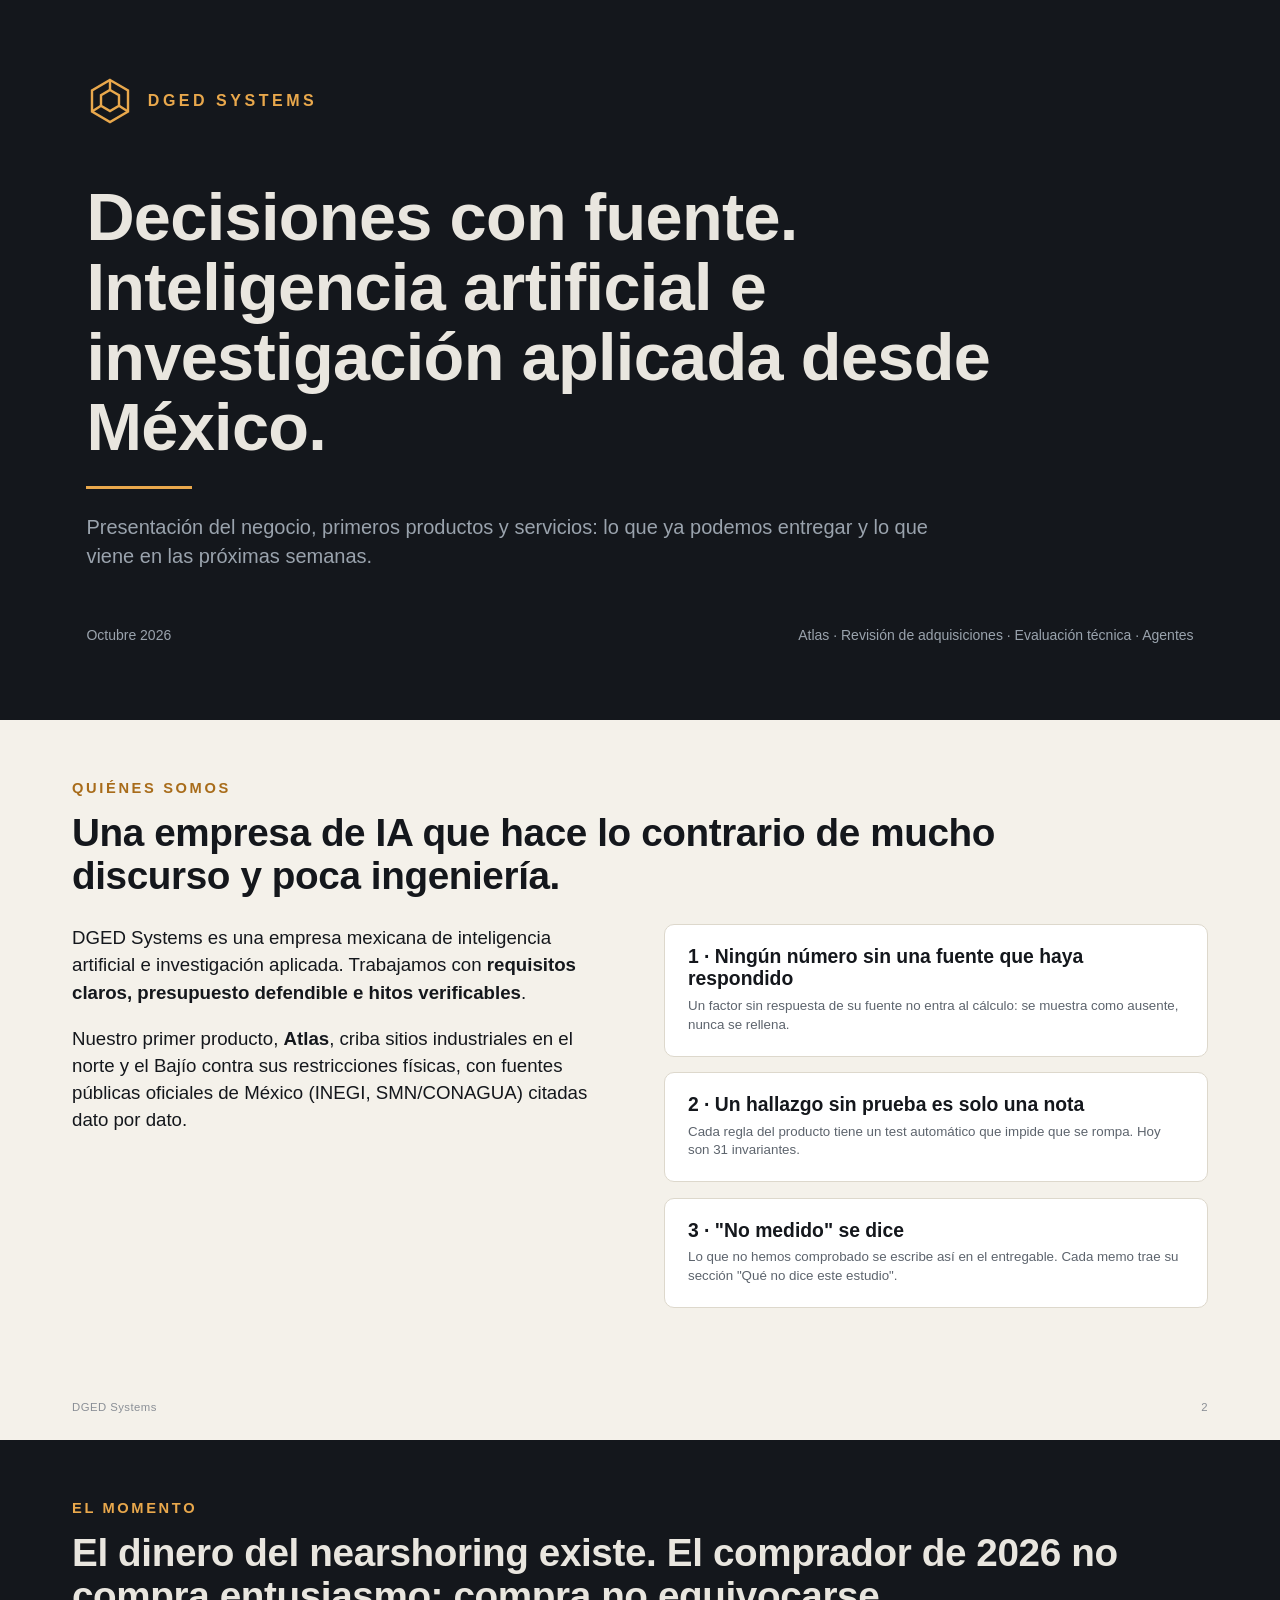
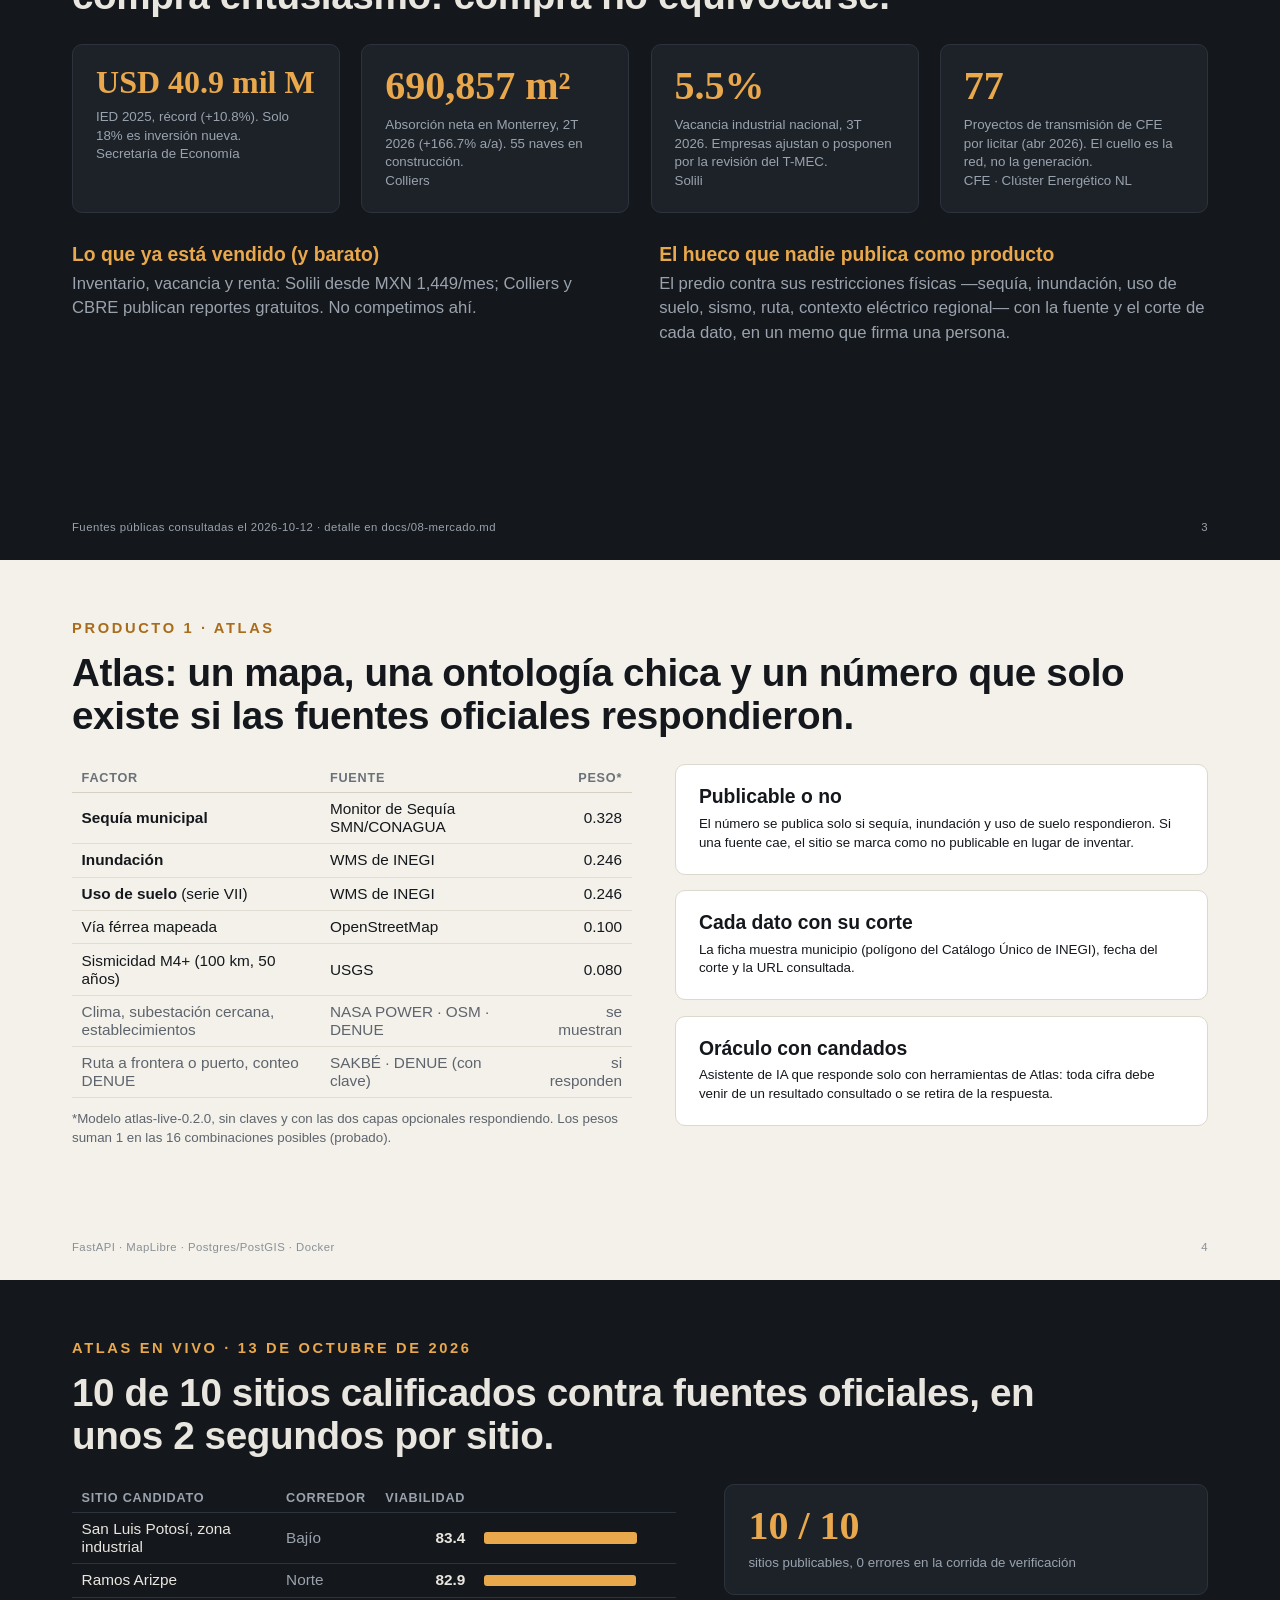
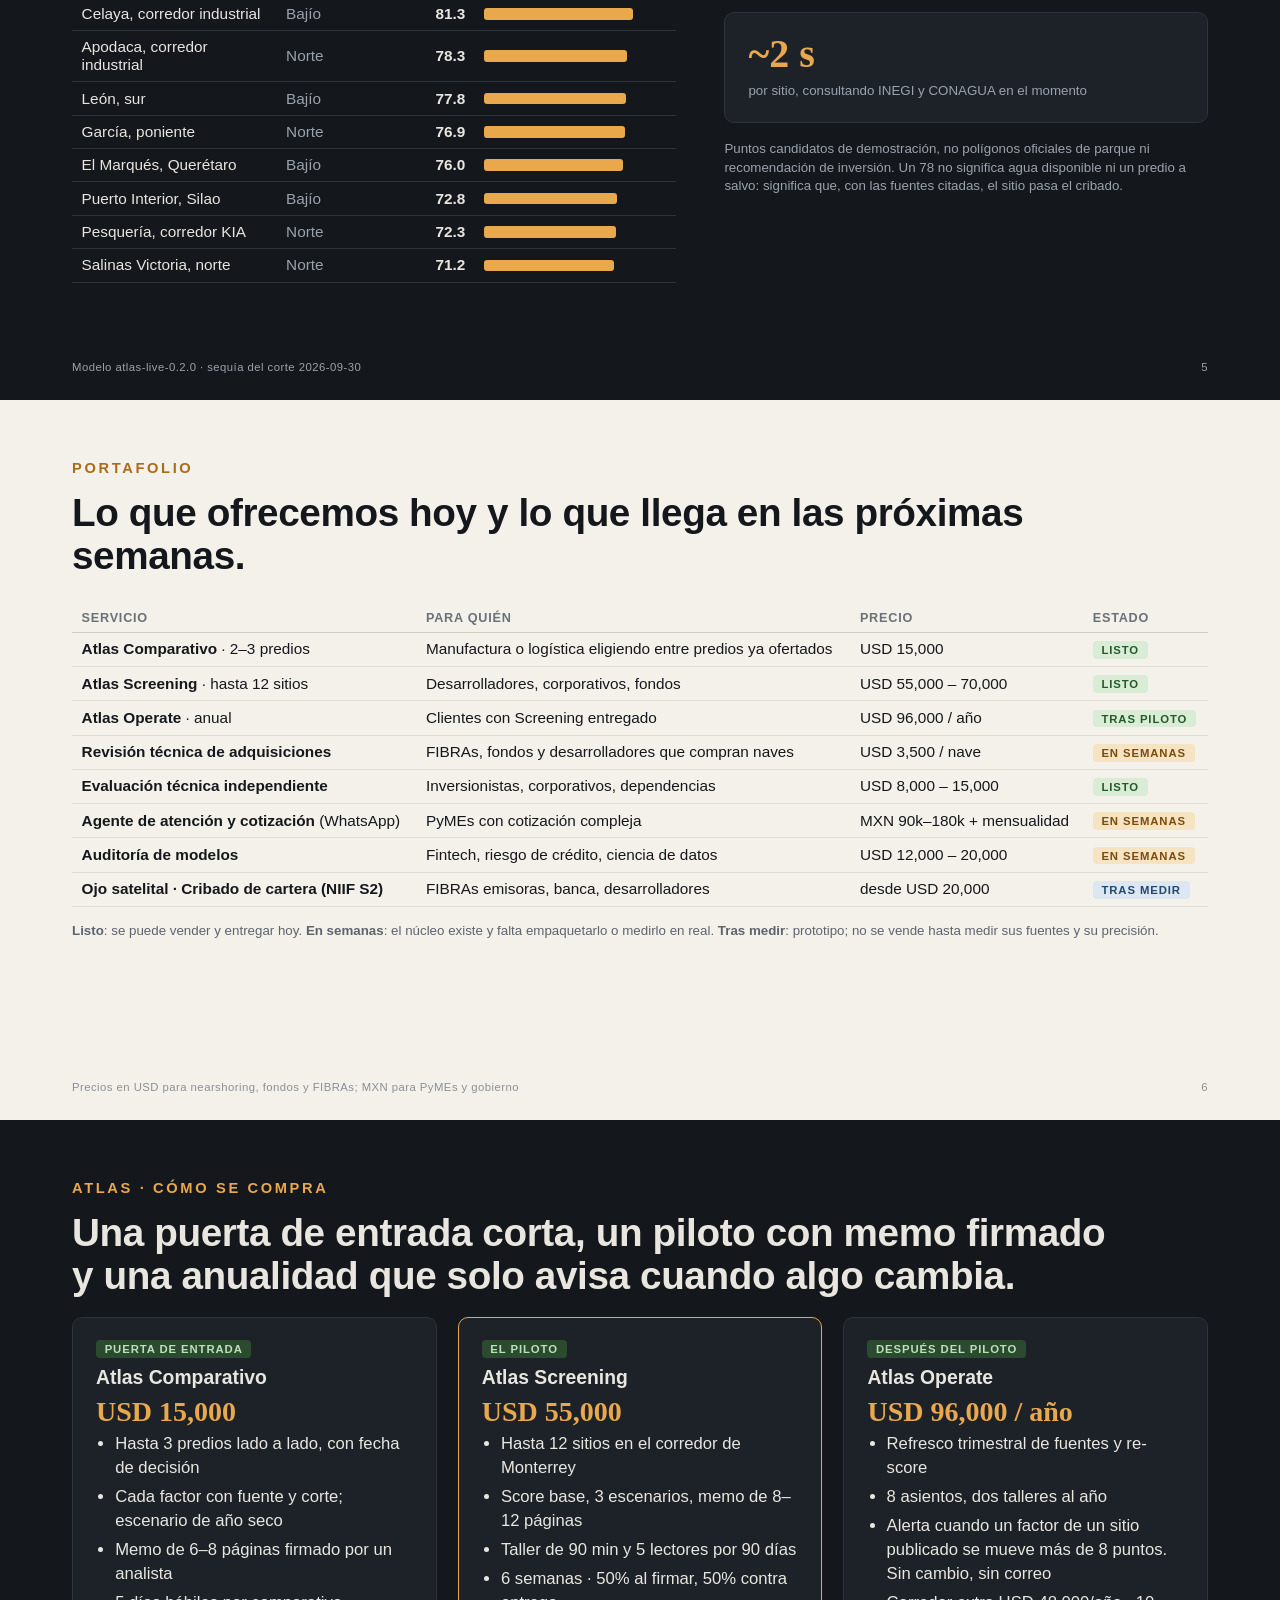
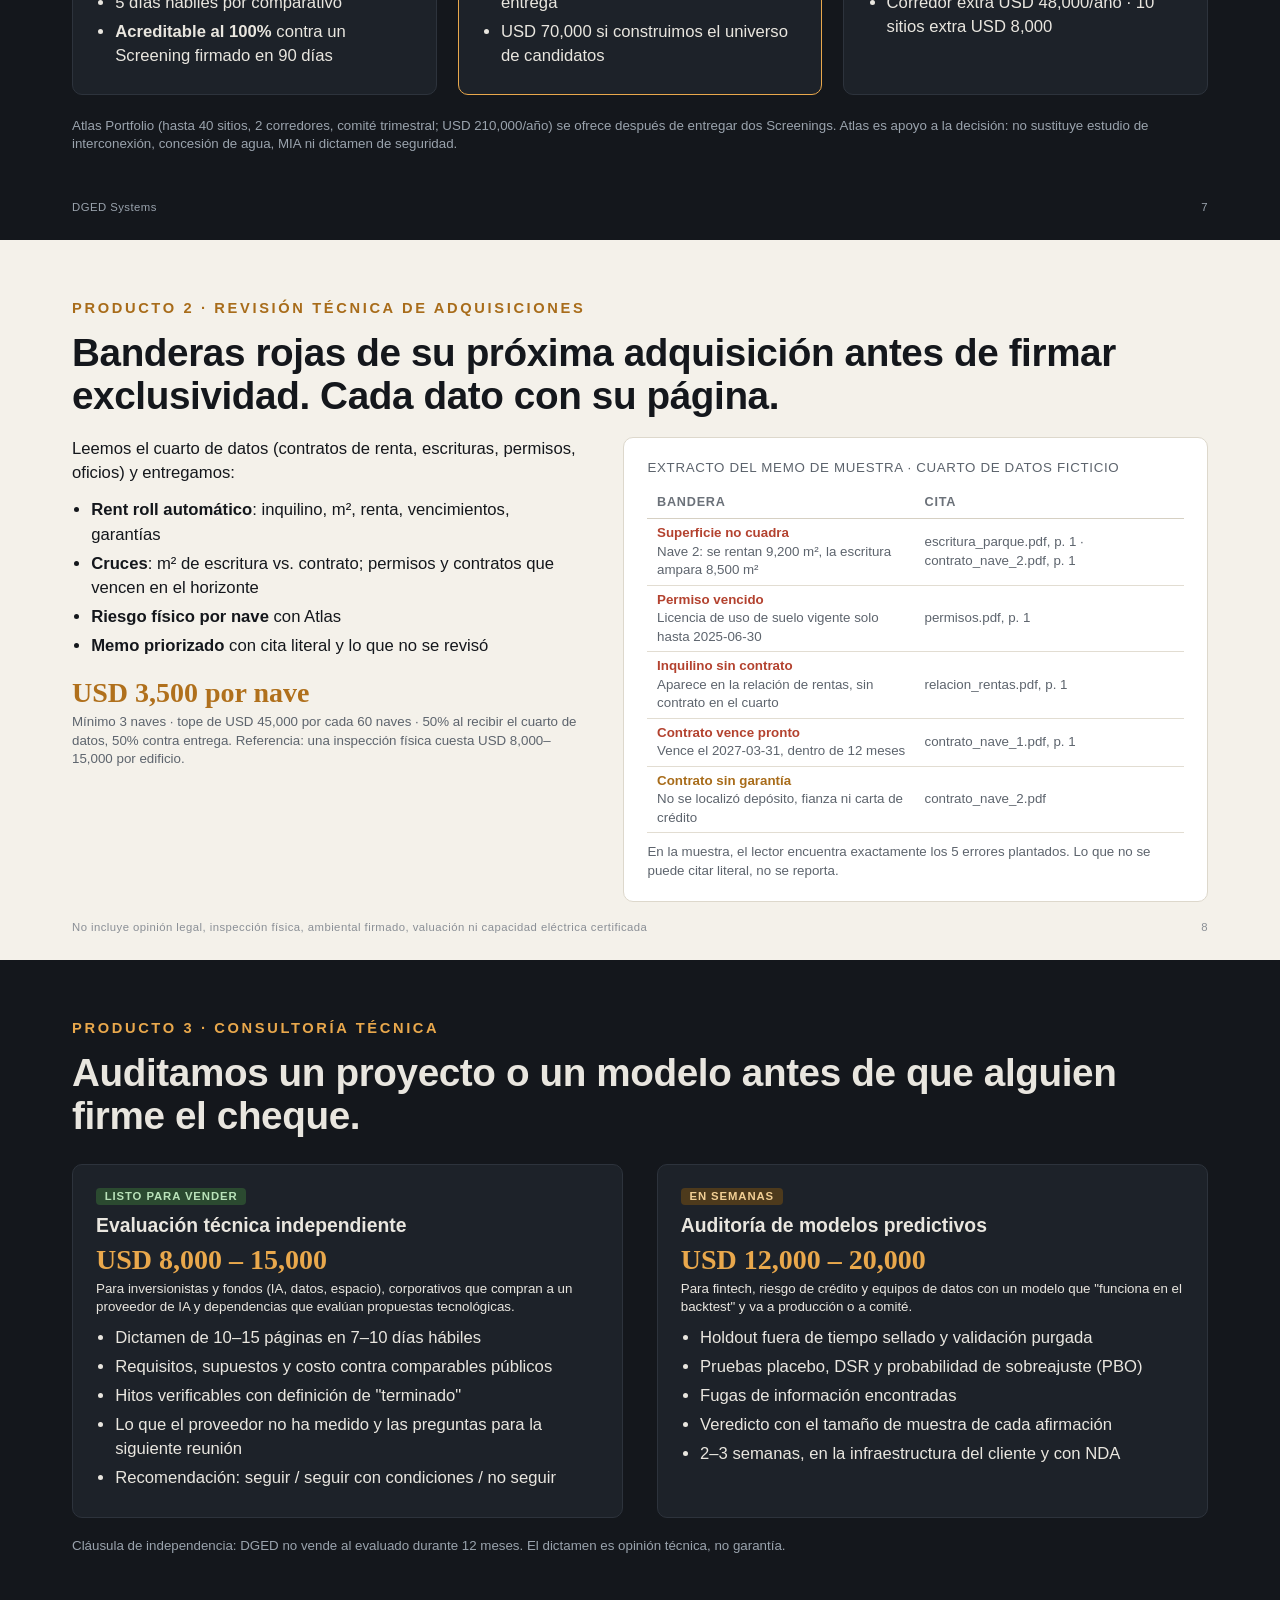
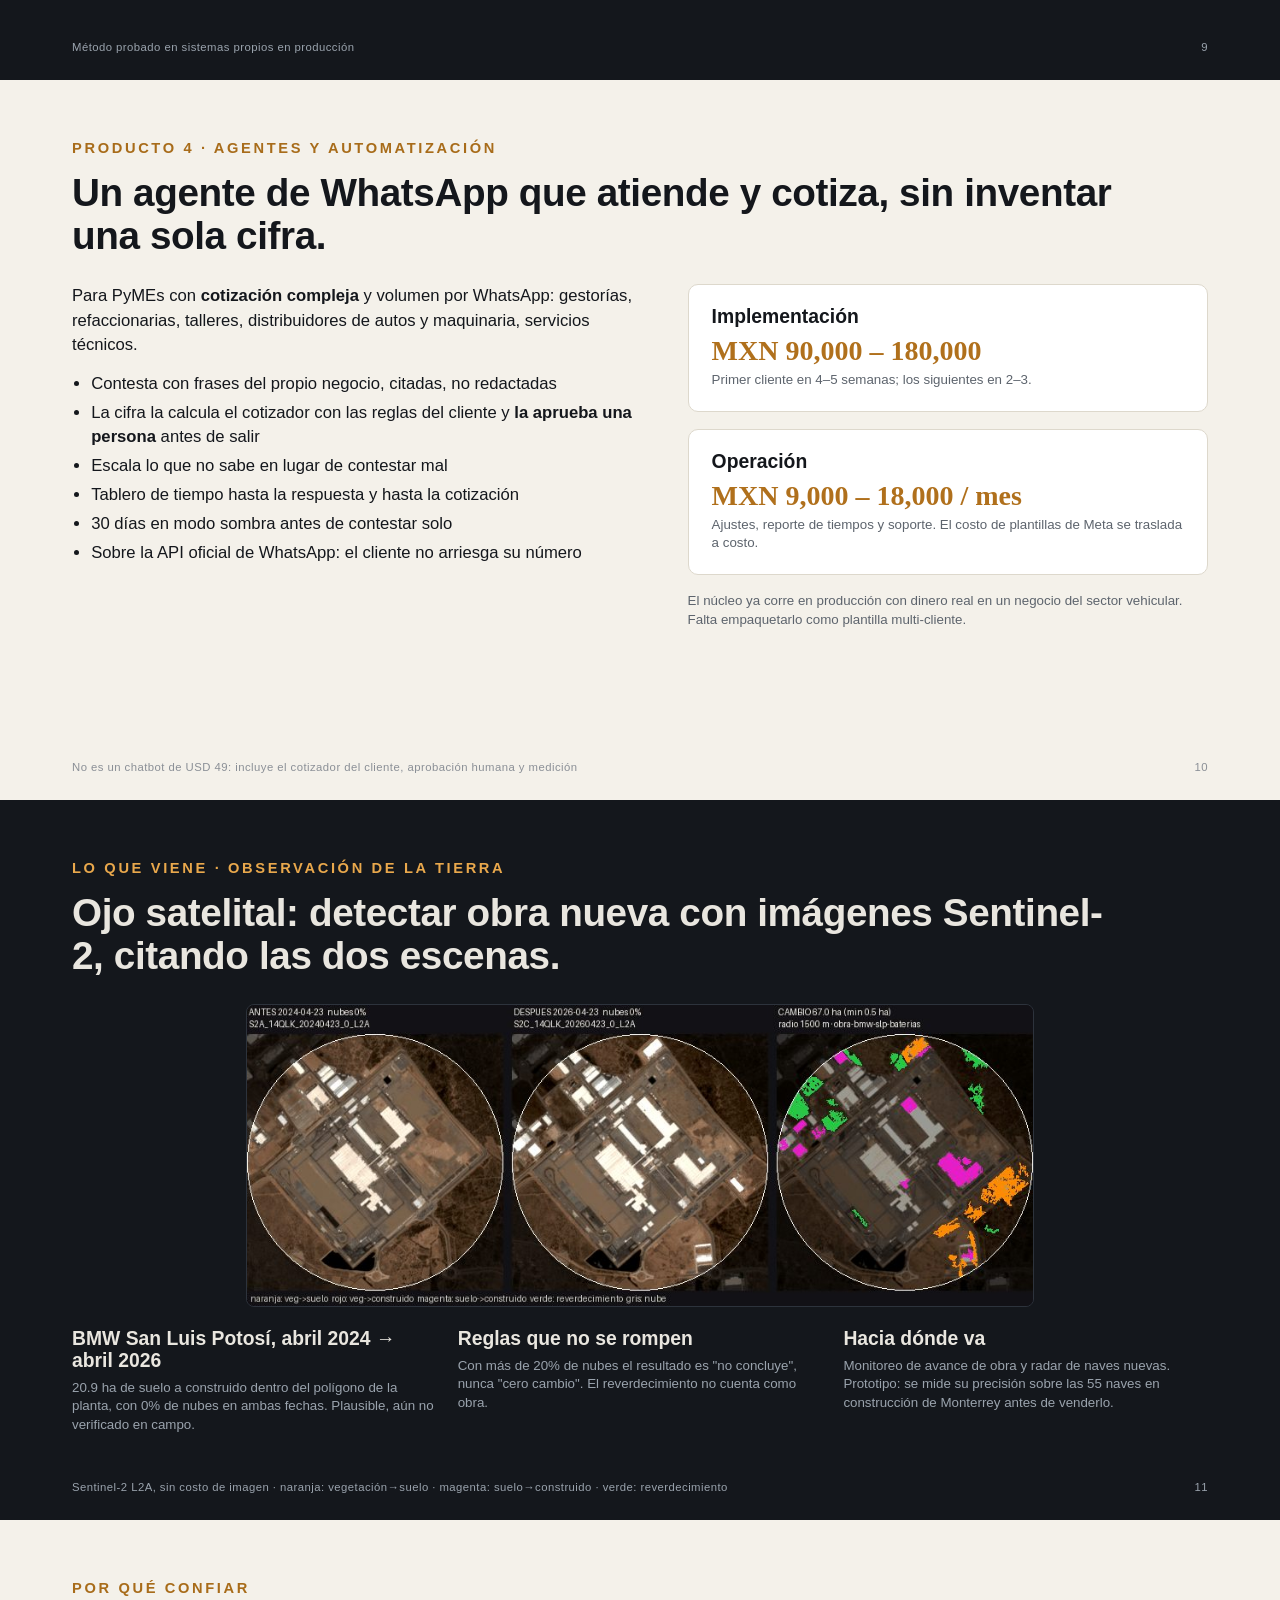
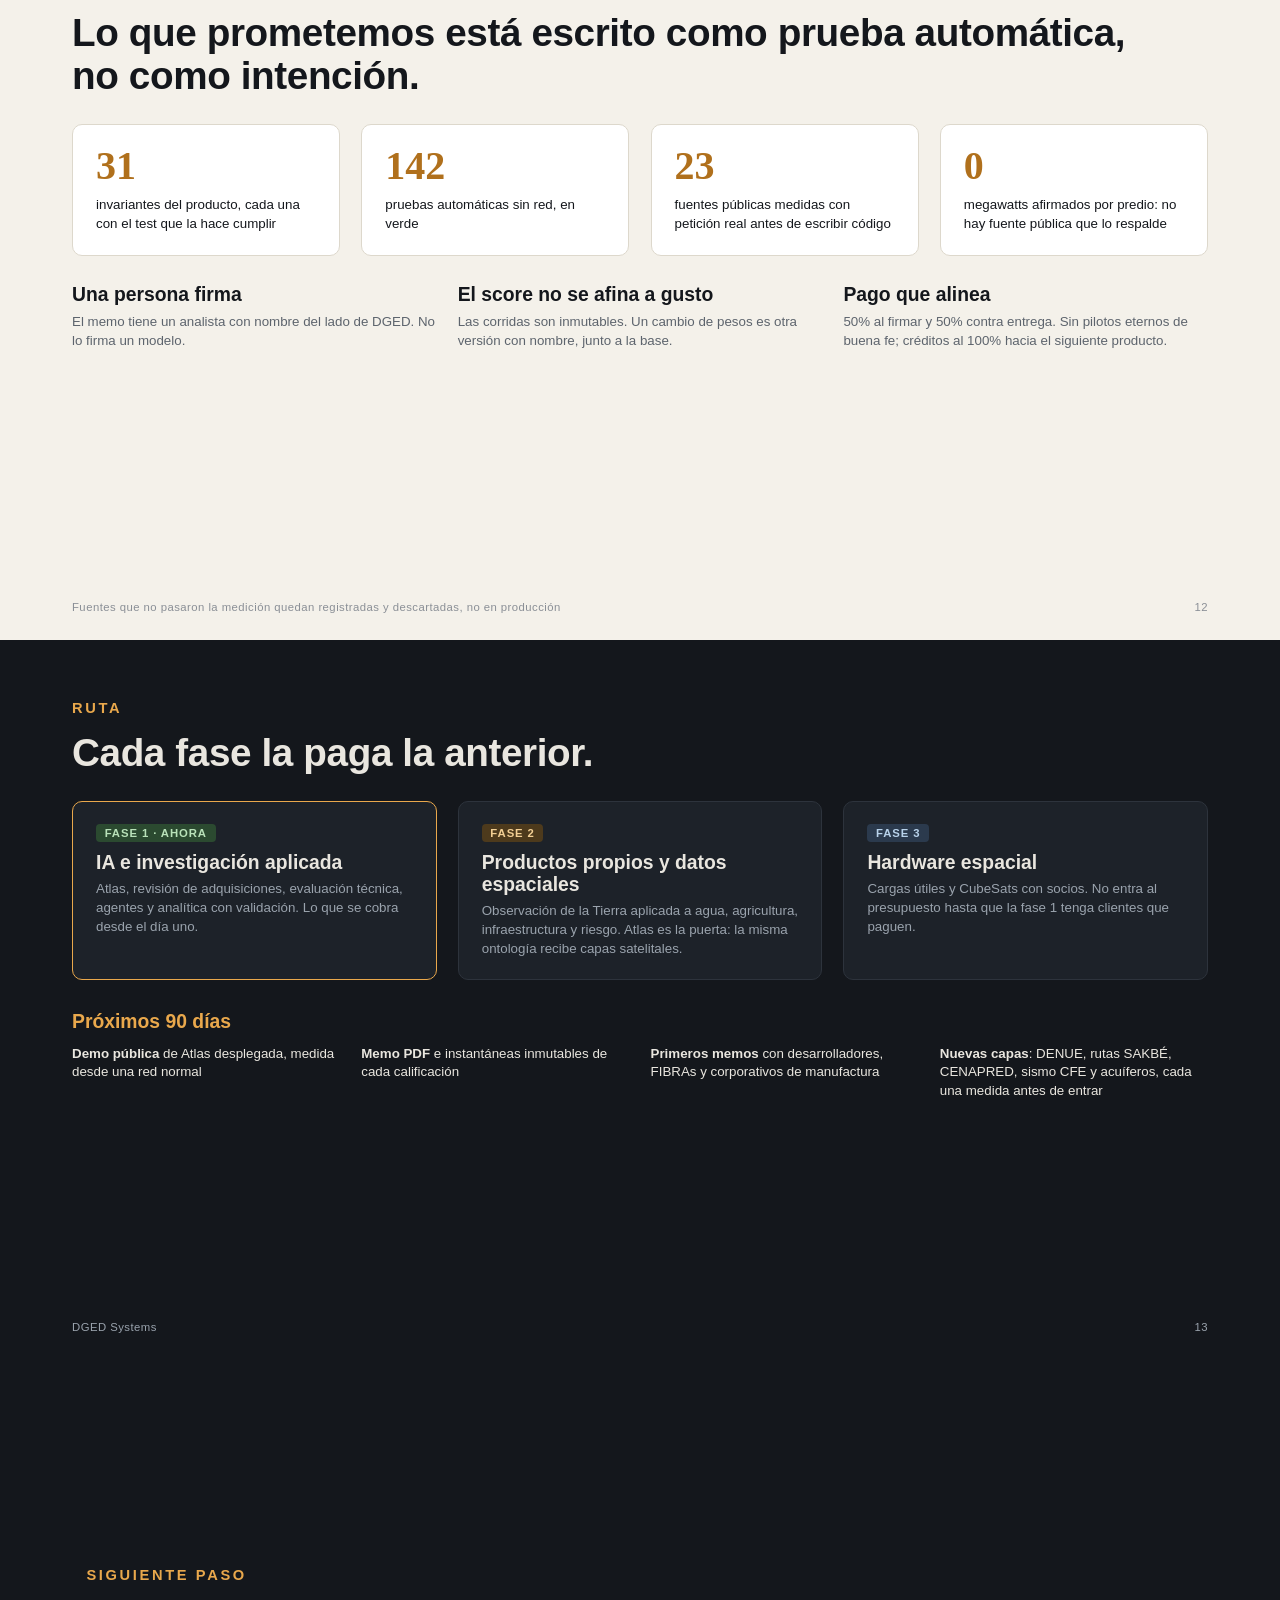
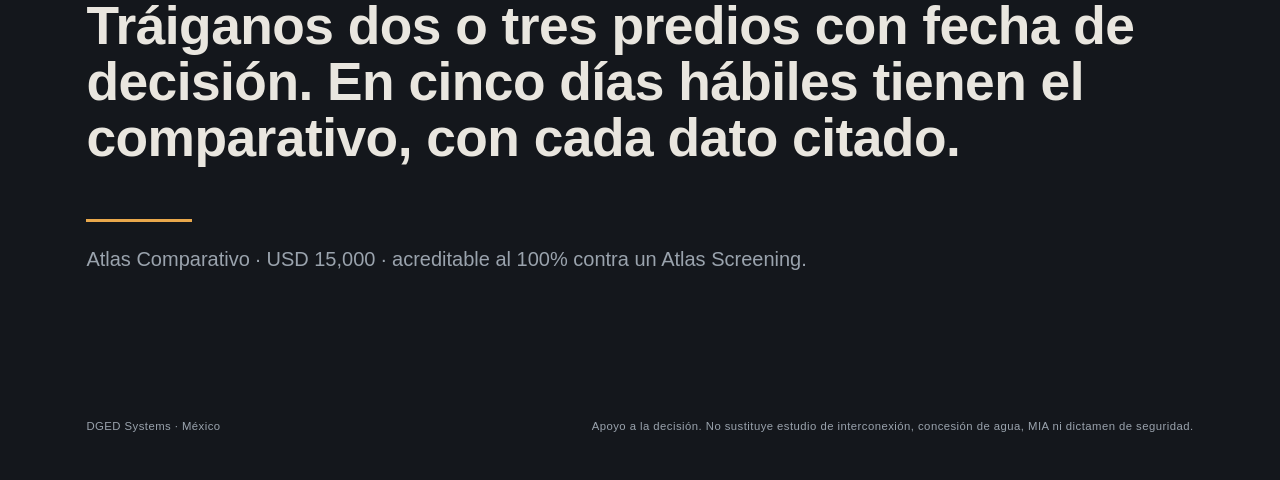
<file: docs/presentacion/presentacion.html>
<!doctype html>
<html lang="es">
<head>
<meta charset="utf-8">
<title>DGED Systems — Presentación</title>
<style>
@page { size: 13.333in 7.5in; margin: 0; }
:root{
  --ink:#14171c; --ink2:#1d2229; --line:#2d333c; --paper:#f4f1ea; --muted:#9aa3ad;
  --text:#e9e6df; --amber:#e9a84c; --green:#8fbf8f; --red:#d9715f; --blue:#7fa8c9;
}
*{box-sizing:border-box;margin:0;padding:0}
html,body{background:var(--ink)}
body{font-family:"Inter",sans-serif;color:var(--text);-webkit-print-color-adjust:exact;print-color-adjust:exact}
.s{width:13.333in;height:7.5in;padding:.62in .75in .55in;position:relative;overflow:hidden;page-break-after:always;background:var(--ink)}
.s.light{background:var(--paper);color:var(--ink)}
.s.light .muted{color:#5d646d}
.s.light .card{background:#fff;border-color:#ddd8cc}
.s.light .k{color:#a86c1a}
.s:nth-of-type(8) td{padding:.05in .1in}
.k{font-size:11pt;letter-spacing:.18em;text-transform:uppercase;color:var(--amber);font-weight:600;margin-bottom:.16in}
h1{font-family:"Inter Display","Inter",sans-serif;font-size:40pt;line-height:1.05;font-weight:700;letter-spacing:-.01em}
h2{font-family:"Inter Display","Inter",sans-serif;font-size:29pt;line-height:1.12;font-weight:700;letter-spacing:-.01em;margin-bottom:.28in;max-width:11in}
h3{font-size:14.5pt;font-weight:700;margin-bottom:.07in}
p,li{font-size:12.5pt;line-height:1.45}
.muted{color:var(--muted)}
.foot{position:absolute;left:.75in;right:.75in;bottom:.28in;display:flex;justify-content:space-between;font-size:8.5pt;color:var(--muted);letter-spacing:.04em}
.s.light .foot{color:#8a8f96}
.grid{display:grid;gap:.22in}
.g2{grid-template-columns:1fr 1fr}.g3{grid-template-columns:repeat(3,1fr)}.g4{grid-template-columns:repeat(4,1fr)}
.card{background:var(--ink2);border:1px solid var(--line);border-radius:10px;padding:.22in .24in}
.big{font-family:"Inter Display","Inter";font-size:30pt;font-weight:700;color:var(--amber);line-height:1}
.s.light .big{color:#b0701c}
.tag{display:inline-block;font-size:8.5pt;font-weight:700;letter-spacing:.08em;text-transform:uppercase;padding:.03in .09in;border-radius:4px;margin-bottom:.1in}
.t-ok{background:#2b4a30;color:#b9e2b9}.t-wk{background:#4d3a1c;color:#f2cf94}.t-me{background:#2b3a4d;color:#b8d2ea}
.s.light .t-ok{background:#d9ecd6;color:#245a2a}.s.light .t-wk{background:#f6e3c2;color:#7a4c0e}.s.light .t-me{background:#dce7f2;color:#24496d}
table{width:100%;border-collapse:collapse;font-size:11.5pt}
th{text-align:left;font-weight:600;color:var(--muted);font-size:9.5pt;letter-spacing:.06em;text-transform:uppercase;padding:.07in .1in;border-bottom:1px solid var(--line)}
td{padding:.075in .1in;border-bottom:1px solid var(--line)}
.s.light th{color:#6b7179;border-color:#d6d0c3}.s.light td{border-color:#e2ddd2}
.num{text-align:right;font-variant-numeric:tabular-nums}
ul{padding-left:.2in}li{margin-bottom:.05in}
.bar{height:.12in;border-radius:3px;background:var(--amber)}
.price{font-family:"Inter Display";font-size:21pt;font-weight:700;color:var(--amber);margin:.06in 0 .04in}
.s.light .price{color:#b0701c}
.small{font-size:10pt;line-height:1.4}
.quote{font-size:20pt;line-height:1.35;font-weight:500;max-width:10.5in}
.rule{height:3px;width:1.1in;background:var(--amber);margin:.25in 0}
.logo{display:flex;align-items:center;gap:.14in}
.hex{width:.5in;height:.5in}
</style>
</head>
<body>

<!-- 1 PORTADA -->
<section class="s" style="display:flex;flex-direction:column;justify-content:space-between;padding:.8in .9in">
  <div class="logo">
    <svg class="hex" viewBox="0 0 48 48" fill="none" stroke="#e9a84c" stroke-width="2.4"><path d="M24 3 42 13.5v21L24 45 6 34.5v-21z"/><path d="M24 13 33 18.2v10.6L24 34l-9-5.2V18.2z"/><path d="M24 3v10M42 34.5l-9-5.7M6 34.5l9-5.7"/></svg>
    <div style="font-size:12pt;letter-spacing:.22em;font-weight:600;color:var(--amber)">DGED SYSTEMS</div>
  </div>
  <div>
    <h1 style="font-size:50pt;max-width:10.5in">Decisiones con fuente.<br>Inteligencia artificial e investigación aplicada desde México.</h1>
    <div class="rule"></div>
    <p class="muted" style="font-size:15pt;max-width:9in">Presentación del negocio, primeros productos y servicios: lo que ya podemos entregar y lo que viene en las próximas semanas.</p>
  </div>
  <div class="muted" style="font-size:10.5pt;display:flex;justify-content:space-between"><span>Octubre 2026</span><span>Atlas · Revisión de adquisiciones · Evaluación técnica · Agentes</span></div>
</section>

<!-- 2 QUIENES SOMOS -->
<section class="s light">
  <div class="k">Quiénes somos</div>
  <h2>Una empresa de IA que hace lo contrario de mucho discurso y poca ingeniería.</h2>
  <div class="grid g2" style="gap:.5in">
    <div>
      <p style="font-size:14pt;margin-bottom:.2in">DGED Systems es una empresa mexicana de inteligencia artificial e investigación aplicada. Trabajamos con <b>requisitos claros, presupuesto defendible e hitos verificables</b>.</p>
      <p style="font-size:14pt">Nuestro primer producto, <b>Atlas</b>, criba sitios industriales en el norte y el Bajío contra sus restricciones físicas, con fuentes públicas oficiales de México (INEGI, SMN/CONAGUA) citadas dato por dato.</p>
    </div>
    <div class="grid" style="gap:.16in">
      <div class="card"><h3>1 · Ningún número sin una fuente que haya respondido</h3><p class="small muted">Un factor sin respuesta de su fuente no entra al cálculo: se muestra como ausente, nunca se rellena.</p></div>
      <div class="card"><h3>2 · Un hallazgo sin prueba es solo una nota</h3><p class="small muted">Cada regla del producto tiene un test automático que impide que se rompa. Hoy son 31 invariantes.</p></div>
      <div class="card"><h3>3 · "No medido" se dice</h3><p class="small muted">Lo que no hemos comprobado se escribe así en el entregable. Cada memo trae su sección "Qué no dice este estudio".</p></div>
    </div>
  </div>
  <div class="foot"><span>DGED Systems</span><span>2</span></div>
</section>

<!-- 3 MERCADO -->
<section class="s">
  <div class="k">El momento</div>
  <h2>El dinero del nearshoring existe. El comprador de 2026 no compra entusiasmo: compra no equivocarse.</h2>
  <div class="grid g4" style="margin-bottom:.32in">
    <div class="card"><div class="big" style="font-size:24pt">USD 40.9 mil M</div><p class="small muted" style="margin-top:.1in">IED 2025, récord (+10.8%). Solo 18% es inversión nueva.<br>Secretaría de Economía</p></div>
    <div class="card"><div class="big">690,857 m²</div><p class="small muted" style="margin-top:.1in">Absorción neta en Monterrey, 2T 2026 (+166.7% a/a). 55 naves en construcción.<br>Colliers</p></div>
    <div class="card"><div class="big">5.5%</div><p class="small muted" style="margin-top:.1in">Vacancia industrial nacional, 3T 2026. Empresas ajustan o posponen por la revisión del T-MEC.<br>Solili</p></div>
    <div class="card"><div class="big">77</div><p class="small muted" style="margin-top:.1in">Proyectos de transmisión de CFE por licitar (abr 2026). El cuello es la red, no la generación.<br>CFE · Clúster Energético NL</p></div>
  </div>
  <div class="grid g2" style="gap:.4in">
    <div><h3 style="color:var(--amber)">Lo que ya está vendido (y barato)</h3><p class="muted">Inventario, vacancia y renta: Solili desde MXN 1,449/mes; Colliers y CBRE publican reportes gratuitos. No competimos ahí.</p></div>
    <div><h3 style="color:var(--amber)">El hueco que nadie publica como producto</h3><p class="muted">El predio contra sus restricciones físicas —sequía, inundación, uso de suelo, sismo, ruta, contexto eléctrico regional— con la fuente y el corte de cada dato, en un memo que firma una persona.</p></div>
  </div>
  <div class="foot"><span>Fuentes públicas consultadas el 2026-10-12 · detalle en docs/08-mercado.md</span><span>3</span></div>
</section>

<!-- 4 ATLAS -->
<section class="s light">
  <div class="k">Producto 1 · Atlas</div>
  <h2>Atlas: un mapa, una ontología chica y un número que solo existe si las fuentes oficiales respondieron.</h2>
  <div class="grid" style="grid-template-columns:1.05fr 1fr;gap:.45in">
    <div>
      <table>
        <tr><th>Factor</th><th>Fuente</th><th class="num">Peso*</th></tr>
        <tr><td><b>Sequía municipal</b></td><td>Monitor de Sequía SMN/CONAGUA</td><td class="num">0.328</td></tr>
        <tr><td><b>Inundación</b></td><td>WMS de INEGI</td><td class="num">0.246</td></tr>
        <tr><td><b>Uso de suelo</b> (serie VII)</td><td>WMS de INEGI</td><td class="num">0.246</td></tr>
        <tr><td>Vía férrea mapeada</td><td>OpenStreetMap</td><td class="num">0.100</td></tr>
        <tr><td>Sismicidad M4+ (100 km, 50 años)</td><td>USGS</td><td class="num">0.080</td></tr>
        <tr><td class="muted">Clima, subestación cercana, establecimientos</td><td class="muted">NASA POWER · OSM · DENUE</td><td class="num muted">se muestran</td></tr>
        <tr><td class="muted">Ruta a frontera o puerto, conteo DENUE</td><td class="muted">SAKBÉ · DENUE (con clave)</td><td class="num muted">si responden</td></tr>
      </table>
      <p class="small muted" style="margin-top:.12in">*Modelo atlas-live-0.2.0, sin claves y con las dos capas opcionales respondiendo. Los pesos suman 1 en las 16 combinaciones posibles (probado).</p>
    </div>
    <div class="grid" style="gap:.16in;align-content:start">
      <div class="card"><h3>Publicable o no</h3><p class="small">El número se publica solo si sequía, inundación y uso de suelo respondieron. Si una fuente cae, el sitio se marca como no publicable en lugar de inventar.</p></div>
      <div class="card"><h3>Cada dato con su corte</h3><p class="small">La ficha muestra municipio (polígono del Catálogo Único de INEGI), fecha del corte y la URL consultada.</p></div>
      <div class="card"><h3>Oráculo con candados</h3><p class="small">Asistente de IA que responde solo con herramientas de Atlas: toda cifra debe venir de un resultado consultado o se retira de la respuesta.</p></div>
    </div>
  </div>
  <div class="foot"><span>FastAPI · MapLibre · Postgres/PostGIS · Docker</span><span>4</span></div>
</section>

<!-- 5 ATLAS EN VIVO -->
<section class="s">
  <div class="k">Atlas en vivo · 13 de octubre de 2026</div>
  <h2>10 de 10 sitios calificados contra fuentes oficiales, en unos 2 segundos por sitio.</h2>
  <div class="grid" style="grid-template-columns:1.25fr 1fr;gap:.5in">
    <table>
      <tr><th>Sitio candidato</th><th>Corredor</th><th class="num">Viabilidad</th><th style="width:2.1in"></th></tr>
      <tr><td>San Luis Potosí, zona industrial</td><td class="muted">Bajío</td><td class="num"><b>83.4</b></td><td><div class="bar" style="width:83.4%"></div></td></tr>
      <tr><td>Ramos Arizpe</td><td class="muted">Norte</td><td class="num"><b>82.9</b></td><td><div class="bar" style="width:82.9%"></div></td></tr>
      <tr><td>Celaya, corredor industrial</td><td class="muted">Bajío</td><td class="num"><b>81.3</b></td><td><div class="bar" style="width:81.3%"></div></td></tr>
      <tr><td>Apodaca, corredor industrial</td><td class="muted">Norte</td><td class="num"><b>78.3</b></td><td><div class="bar" style="width:78.3%"></div></td></tr>
      <tr><td>León, sur</td><td class="muted">Bajío</td><td class="num"><b>77.8</b></td><td><div class="bar" style="width:77.8%"></div></td></tr>
      <tr><td>García, poniente</td><td class="muted">Norte</td><td class="num"><b>76.9</b></td><td><div class="bar" style="width:76.9%"></div></td></tr>
      <tr><td>El Marqués, Querétaro</td><td class="muted">Bajío</td><td class="num"><b>76.0</b></td><td><div class="bar" style="width:76.0%"></div></td></tr>
      <tr><td>Puerto Interior, Silao</td><td class="muted">Bajío</td><td class="num"><b>72.8</b></td><td><div class="bar" style="width:72.8%"></div></td></tr>
      <tr><td>Pesquería, corredor KIA</td><td class="muted">Norte</td><td class="num"><b>72.3</b></td><td><div class="bar" style="width:72.3%"></div></td></tr>
      <tr><td>Salinas Victoria, norte</td><td class="muted">Norte</td><td class="num"><b>71.2</b></td><td><div class="bar" style="width:71.2%"></div></td></tr>
    </table>
    <div class="grid" style="gap:.18in;align-content:start">
      <div class="card"><div class="big">10 / 10</div><p class="small muted" style="margin-top:.08in">sitios publicables, 0 errores en la corrida de verificación</p></div>
      <div class="card"><div class="big">~2 s</div><p class="small muted" style="margin-top:.08in">por sitio, consultando INEGI y CONAGUA en el momento</p></div>
      <p class="small muted">Puntos candidatos de demostración, no polígonos oficiales de parque ni recomendación de inversión. Un 78 no significa agua disponible ni un predio a salvo: significa que, con las fuentes citadas, el sitio pasa el cribado.</p>
    </div>
  </div>
  <div class="foot"><span>Modelo atlas-live-0.2.0 · sequía del corte 2026-09-30</span><span>5</span></div>
</section>

<!-- 6 PORTAFOLIO -->
<section class="s light">
  <div class="k">Portafolio</div>
  <h2>Lo que ofrecemos hoy y lo que llega en las próximas semanas.</h2>
  <table>
    <tr><th>Servicio</th><th>Para quién</th><th>Precio</th><th>Estado</th></tr>
    <tr><td><b>Atlas Comparativo</b> · 2–3 predios</td><td>Manufactura o logística eligiendo entre predios ya ofertados</td><td>USD 15,000</td><td><span class="tag t-ok" style="margin:0">Listo</span></td></tr>
    <tr><td><b>Atlas Screening</b> · hasta 12 sitios</td><td>Desarrolladores, corporativos, fondos</td><td>USD 55,000 – 70,000</td><td><span class="tag t-ok" style="margin:0">Listo</span></td></tr>
    <tr><td><b>Atlas Operate</b> · anual</td><td>Clientes con Screening entregado</td><td>USD 96,000 / año</td><td><span class="tag t-ok" style="margin:0">Tras piloto</span></td></tr>
    <tr><td><b>Revisión técnica de adquisiciones</b></td><td>FIBRAs, fondos y desarrolladores que compran naves</td><td>USD 3,500 / nave</td><td><span class="tag t-wk" style="margin:0">En semanas</span></td></tr>
    <tr><td><b>Evaluación técnica independiente</b></td><td>Inversionistas, corporativos, dependencias</td><td>USD 8,000 – 15,000</td><td><span class="tag t-ok" style="margin:0">Listo</span></td></tr>
    <tr><td><b>Agente de atención y cotización</b> (WhatsApp)</td><td>PyMEs con cotización compleja</td><td>MXN 90k–180k + mensualidad</td><td><span class="tag t-wk" style="margin:0">En semanas</span></td></tr>
    <tr><td><b>Auditoría de modelos</b></td><td>Fintech, riesgo de crédito, ciencia de datos</td><td>USD 12,000 – 20,000</td><td><span class="tag t-wk" style="margin:0">En semanas</span></td></tr>
    <tr><td><b>Ojo satelital · Cribado de cartera (NIIF S2)</b></td><td>FIBRAs emisoras, banca, desarrolladores</td><td>desde USD 20,000</td><td><span class="tag t-me" style="margin:0">Tras medir</span></td></tr>
  </table>
  <p class="small muted" style="margin-top:.16in"><b>Listo</b>: se puede vender y entregar hoy. <b>En semanas</b>: el núcleo existe y falta empaquetarlo o medirlo en real. <b>Tras medir</b>: prototipo; no se vende hasta medir sus fuentes y su precisión.</p>
  <div class="foot"><span>Precios en USD para nearshoring, fondos y FIBRAs; MXN para PyMEs y gobierno</span><span>6</span></div>
</section>

<!-- 7 ATLAS OFERTAS -->
<section class="s">
  <div class="k">Atlas · cómo se compra</div>
  <h2 style="margin-bottom:.2in">Una puerta de entrada corta, un piloto con memo firmado y una anualidad que solo avisa cuando algo cambia.</h2>
  <div class="grid g3">
    <div class="card"><span class="tag t-ok">Puerta de entrada</span><h3>Atlas Comparativo</h3><div class="price">USD 15,000</div>
      <ul class="small"><li>Hasta 3 predios lado a lado, con fecha de decisión</li><li>Cada factor con fuente y corte; escenario de año seco</li><li>Memo de 6–8 páginas firmado por un analista</li><li>5 días hábiles por comparativo</li><li><b>Acreditable al 100%</b> contra un Screening firmado en 90 días</li></ul></div>
    <div class="card" style="border-color:var(--amber)"><span class="tag t-ok">El piloto</span><h3>Atlas Screening</h3><div class="price">USD 55,000</div>
      <ul class="small"><li>Hasta 12 sitios en el corredor de Monterrey</li><li>Score base, 3 escenarios, memo de 8–12 páginas</li><li>Taller de 90 min y 5 lectores por 90 días</li><li>6 semanas · 50% al firmar, 50% contra entrega</li><li>USD 70,000 si construimos el universo de candidatos</li></ul></div>
    <div class="card"><span class="tag t-ok">Después del piloto</span><h3>Atlas Operate</h3><div class="price">USD 96,000 / año</div>
      <ul class="small"><li>Refresco trimestral de fuentes y re-score</li><li>8 asientos, dos talleres al año</li><li>Alerta cuando un factor de un sitio publicado se mueve más de 8 puntos. Sin cambio, sin correo</li><li>Corredor extra USD 48,000/año · 10 sitios extra USD 8,000</li></ul></div>
  </div>
  <p class="small muted" style="margin-top:.22in">Atlas Portfolio (hasta 40 sitios, 2 corredores, comité trimestral; USD 210,000/año) se ofrece después de entregar dos Screenings. Atlas es apoyo a la decisión: no sustituye estudio de interconexión, concesión de agua, MIA ni dictamen de seguridad.</p>
  <div class="foot"><span>DGED Systems</span><span>7</span></div>
</section>

<!-- 8 ADQUISICIONES -->
<section class="s light">
  <div class="k">Producto 2 · Revisión técnica de adquisiciones</div>
  <h2 style="margin-bottom:.2in">Banderas rojas de su próxima adquisición antes de firmar exclusividad. Cada dato con su página.</h2>
  <div class="grid" style="grid-template-columns:1fr 1.15fr;gap:.45in">
    <div>
      <p style="margin-bottom:.14in">Leemos el cuarto de datos (contratos de renta, escrituras, permisos, oficios) y entregamos:</p>
      <ul><li><b>Rent roll automático</b>: inquilino, m², renta, vencimientos, garantías</li><li><b>Cruces</b>: m² de escritura vs. contrato; permisos y contratos que vencen en el horizonte</li><li><b>Riesgo físico por nave</b> con Atlas</li><li><b>Memo priorizado</b> con cita literal y lo que no se revisó</li></ul>
      <div class="price" style="margin-top:.2in">USD 3,500 por nave</div>
      <p class="small muted">Mínimo 3 naves · tope de USD 45,000 por cada 60 naves · 50% al recibir el cuarto de datos, 50% contra entrega. Referencia: una inspección física cuesta USD 8,000–15,000 por edificio.</p>
    </div>
    <div class="card">
      <div class="small muted" style="margin-bottom:.1in;letter-spacing:.05em">EXTRACTO DEL MEMO DE MUESTRA · CUARTO DE DATOS FICTICIO</div>
      <table class="small">
        <tr><th>Bandera</th><th>Cita</th></tr>
        <tr><td><b style="color:#b3422f">Superficie no cuadra</b><br><span class="muted">Nave 2: se rentan 9,200 m², la escritura ampara 8,500 m²</span></td><td class="muted">escritura_parque.pdf, p. 1 · contrato_nave_2.pdf, p. 1</td></tr>
        <tr><td><b style="color:#b3422f">Permiso vencido</b><br><span class="muted">Licencia de uso de suelo vigente solo hasta 2025-06-30</span></td><td class="muted">permisos.pdf, p. 1</td></tr>
        <tr><td><b style="color:#b3422f">Inquilino sin contrato</b><br><span class="muted">Aparece en la relación de rentas, sin contrato en el cuarto</span></td><td class="muted">relacion_rentas.pdf, p. 1</td></tr>
        <tr><td><b style="color:#b3422f">Contrato vence pronto</b><br><span class="muted">Vence el 2027-03-31, dentro de 12 meses</span></td><td class="muted">contrato_nave_1.pdf, p. 1</td></tr>
        <tr><td><b style="color:#a86c1a">Contrato sin garantía</b><br><span class="muted">No se localizó depósito, fianza ni carta de crédito</span></td><td class="muted">contrato_nave_2.pdf</td></tr>
      </table>
      <p class="small muted" style="margin-top:.1in">En la muestra, el lector encuentra exactamente los 5 errores plantados. Lo que no se puede citar literal, no se reporta.</p>
    </div>
  </div>
  <div class="foot"><span>No incluye opinión legal, inspección física, ambiental firmado, valuación ni capacidad eléctrica certificada</span><span>8</span></div>
</section>

<!-- 9 EVALUACION TECNICA + AUDITORIA -->
<section class="s">
  <div class="k">Producto 3 · Consultoría técnica</div>
  <h2>Auditamos un proyecto o un modelo antes de que alguien firme el cheque.</h2>
  <div class="grid g2" style="gap:.35in">
    <div class="card"><span class="tag t-ok">Listo para vender</span><h3>Evaluación técnica independiente</h3><div class="price">USD 8,000 – 15,000</div>
      <p class="small" style="margin-bottom:.1in">Para inversionistas y fondos (IA, datos, espacio), corporativos que compran a un proveedor de IA y dependencias que evalúan propuestas tecnológicas.</p>
      <ul class="small"><li>Dictamen de 10–15 páginas en 7–10 días hábiles</li><li>Requisitos, supuestos y costo contra comparables públicos</li><li>Hitos verificables con definición de "terminado"</li><li>Lo que el proveedor no ha medido y las preguntas para la siguiente reunión</li><li>Recomendación: seguir / seguir con condiciones / no seguir</li></ul></div>
    <div class="card"><span class="tag t-wk">En semanas</span><h3>Auditoría de modelos predictivos</h3><div class="price">USD 12,000 – 20,000</div>
      <p class="small" style="margin-bottom:.1in">Para fintech, riesgo de crédito y equipos de datos con un modelo que "funciona en el backtest" y va a producción o a comité.</p>
      <ul class="small"><li>Holdout fuera de tiempo sellado y validación purgada</li><li>Pruebas placebo, DSR y probabilidad de sobreajuste (PBO)</li><li>Fugas de información encontradas</li><li>Veredicto con el tamaño de muestra de cada afirmación</li><li>2–3 semanas, en la infraestructura del cliente y con NDA</li></ul></div>
  </div>
  <p class="small muted" style="margin-top:.2in">Cláusula de independencia: DGED no vende al evaluado durante 12 meses. El dictamen es opinión técnica, no garantía.</p>
  <div class="foot"><span>Método probado en sistemas propios en producción</span><span>9</span></div>
</section>

<!-- 10 AGENTE WHATSAPP -->
<section class="s light">
  <div class="k">Producto 4 · Agentes y automatización</div>
  <h2>Un agente de WhatsApp que atiende y cotiza, sin inventar una sola cifra.</h2>
  <div class="grid" style="grid-template-columns:1.1fr 1fr;gap:.45in">
    <div>
      <p style="margin-bottom:.16in">Para PyMEs con <b>cotización compleja</b> y volumen por WhatsApp: gestorías, refaccionarias, talleres, distribuidores de autos y maquinaria, servicios técnicos.</p>
      <ul><li>Contesta con frases del propio negocio, citadas, no redactadas</li><li>La cifra la calcula el cotizador con las reglas del cliente y <b>la aprueba una persona</b> antes de salir</li><li>Escala lo que no sabe en lugar de contestar mal</li><li>Tablero de tiempo hasta la respuesta y hasta la cotización</li><li>30 días en modo sombra antes de contestar solo</li><li>Sobre la API oficial de WhatsApp: el cliente no arriesga su número</li></ul>
    </div>
    <div class="grid" style="gap:.18in;align-content:start">
      <div class="card"><h3>Implementación</h3><div class="price">MXN 90,000 – 180,000</div><p class="small muted">Primer cliente en 4–5 semanas; los siguientes en 2–3.</p></div>
      <div class="card"><h3>Operación</h3><div class="price">MXN 9,000 – 18,000 / mes</div><p class="small muted">Ajustes, reporte de tiempos y soporte. El costo de plantillas de Meta se traslada a costo.</p></div>
      <p class="small muted">El núcleo ya corre en producción con dinero real en un negocio del sector vehicular. Falta empaquetarlo como plantilla multi-cliente.</p>
    </div>
  </div>
  <div class="foot"><span>No es un chatbot de USD 49: incluye el cotizador del cliente, aprobación humana y medición</span><span>10</span></div>
</section>

<!-- 11 SATELITE -->
<section class="s">
  <div class="k">Lo que viene · Observación de la Tierra</div>
  <h2>Ojo satelital: detectar obra nueva con imágenes Sentinel-2, citando las dos escenas.</h2>
  <img src="sat.jpg" style="display:block;height:3.15in;margin:0 auto .22in;border-radius:8px;border:1px solid var(--line)">
  <div class="grid g3">
    <div><h3>BMW San Luis Potosí, abril 2024 → abril 2026</h3><p class="small muted">20.9 ha de suelo a construido dentro del polígono de la planta, con 0% de nubes en ambas fechas. Plausible, aún no verificado en campo.</p></div>
    <div><h3>Reglas que no se rompen</h3><p class="small muted">Con más de 20% de nubes el resultado es "no concluye", nunca "cero cambio". El reverdecimiento no cuenta como obra.</p></div>
    <div><h3>Hacia dónde va</h3><p class="small muted">Monitoreo de avance de obra y radar de naves nuevas. Prototipo: se mide su precisión sobre las 55 naves en construcción de Monterrey antes de venderlo.</p></div>
  </div>
  <div class="foot"><span>Sentinel-2 L2A, sin costo de imagen · naranja: vegetación→suelo · magenta: suelo→construido · verde: reverdecimiento</span><span>11</span></div>
</section>

<!-- 12 COMO TRABAJAMOS -->
<section class="s light">
  <div class="k">Por qué confiar</div>
  <h2>Lo que prometemos está escrito como prueba automática, no como intención.</h2>
  <div class="grid g4" style="margin-bottom:.3in">
    <div class="card"><div class="big">31</div><p class="small" style="margin-top:.1in">invariantes del producto, cada una con el test que la hace cumplir</p></div>
    <div class="card"><div class="big">142</div><p class="small" style="margin-top:.1in">pruebas automáticas sin red, en verde</p></div>
    <div class="card"><div class="big">23</div><p class="small" style="margin-top:.1in">fuentes públicas medidas con petición real antes de escribir código</p></div>
    <div class="card"><div class="big">0</div><p class="small" style="margin-top:.1in">megawatts afirmados por predio: no hay fuente pública que lo respalde</p></div>
  </div>
  <div class="grid g3">
    <div><h3>Una persona firma</h3><p class="small muted">El memo tiene un analista con nombre del lado de DGED. No lo firma un modelo.</p></div>
    <div><h3>El score no se afina a gusto</h3><p class="small muted">Las corridas son inmutables. Un cambio de pesos es otra versión con nombre, junto a la base.</p></div>
    <div><h3>Pago que alinea</h3><p class="small muted">50% al firmar y 50% contra entrega. Sin pilotos eternos de buena fe; créditos al 100% hacia el siguiente producto.</p></div>
  </div>
  <div class="foot"><span>Fuentes que no pasaron la medición quedan registradas y descartadas, no en producción</span><span>12</span></div>
</section>

<!-- 13 RUTA -->
<section class="s">
  <div class="k">Ruta</div>
  <h2>Cada fase la paga la anterior.</h2>
  <div class="grid g3" style="margin-bottom:.32in">
    <div class="card" style="border-color:var(--amber)"><span class="tag t-ok">Fase 1 · Ahora</span><h3>IA e investigación aplicada</h3><p class="small muted">Atlas, revisión de adquisiciones, evaluación técnica, agentes y analítica con validación. Lo que se cobra desde el día uno.</p></div>
    <div class="card"><span class="tag t-wk">Fase 2</span><h3>Productos propios y datos espaciales</h3><p class="small muted">Observación de la Tierra aplicada a agua, agricultura, infraestructura y riesgo. Atlas es la puerta: la misma ontología recibe capas satelitales.</p></div>
    <div class="card"><span class="tag t-me">Fase 3</span><h3>Hardware espacial</h3><p class="small muted">Cargas útiles y CubeSats con socios. No entra al presupuesto hasta que la fase 1 tenga clientes que paguen.</p></div>
  </div>
  <h3 style="color:var(--amber);margin-bottom:.12in">Próximos 90 días</h3>
  <div class="grid g4">
    <div><p class="small"><b>Demo pública</b> de Atlas desplegada, medida desde una red normal</p></div>
    <div><p class="small"><b>Memo PDF</b> e instantáneas inmutables de cada calificación</p></div>
    <div><p class="small"><b>Primeros memos</b> con desarrolladores, FIBRAs y corporativos de manufactura</p></div>
    <div><p class="small"><b>Nuevas capas</b>: DENUE, rutas SAKBÉ, CENAPRED, sismo CFE y acuíferos, cada una medida antes de entrar</p></div>
  </div>
  <div class="foot"><span>DGED Systems</span><span>13</span></div>
</section>

<!-- 14 CIERRE -->
<section class="s" style="display:flex;flex-direction:column;justify-content:center;padding:.9in">
  <div class="k">Siguiente paso</div>
  <h1 style="font-size:40pt;max-width:11in;margin-bottom:.3in">Tráiganos dos o tres predios con fecha de decisión. En cinco días hábiles tienen el comparativo, con cada dato citado.</h1>
  <div class="rule"></div>
  <p class="quote muted" style="font-size:15pt">Atlas Comparativo · USD 15,000 · acreditable al 100% contra un Atlas Screening.</p>
  <div class="foot" style="bottom:.5in;left:.9in;right:.9in"><span>DGED Systems · México</span><span>Apoyo a la decisión. No sustituye estudio de interconexión, concesión de agua, MIA ni dictamen de seguridad.</span></div>
</section>

</body>
</html>
</file>
